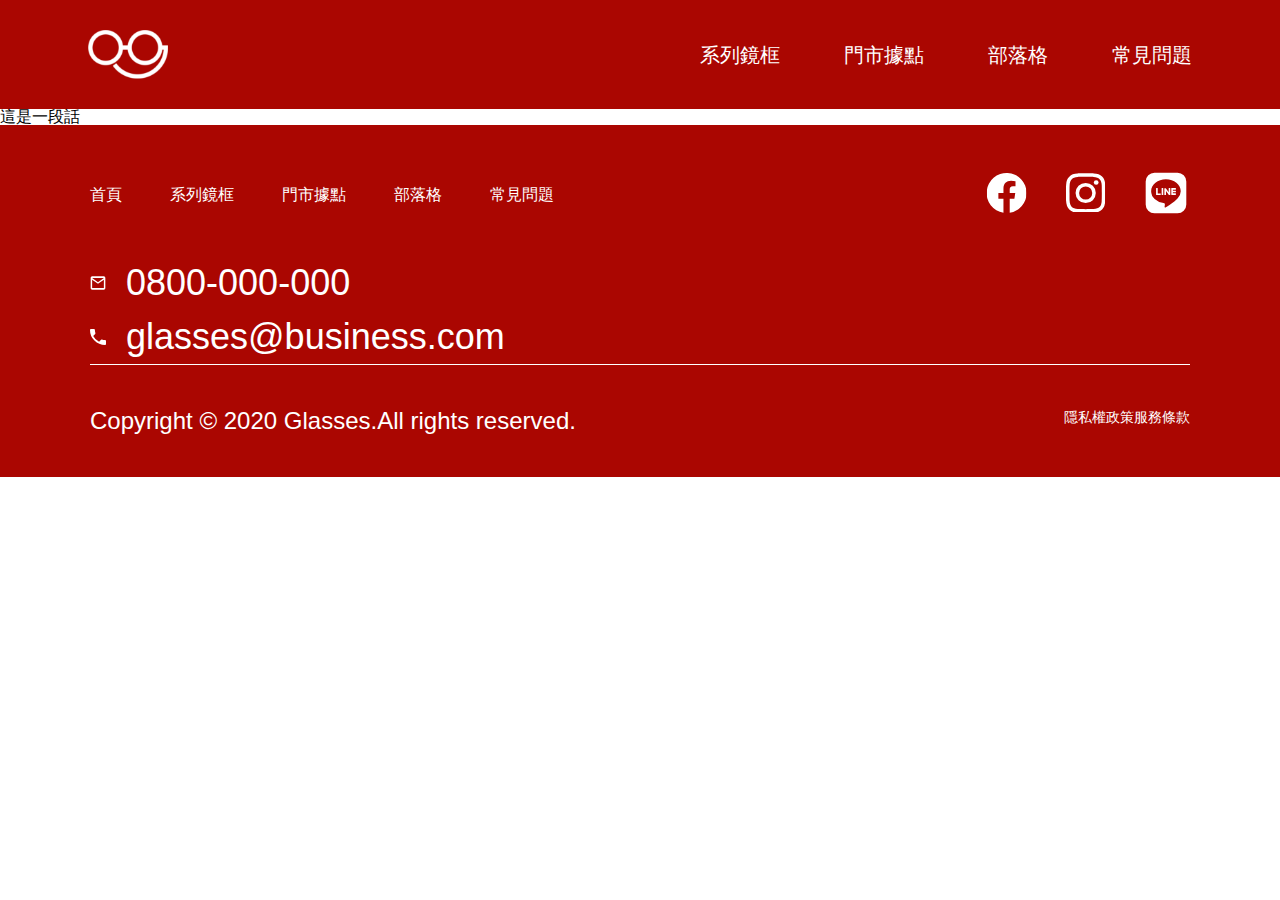
<file: index.html>
<!DOCTYPE html>
<html lang="en">

<head>
  <meta charset="UTF-8">
  <meta name="viewport" content="width=device-width, initial-scale=1.0">
  <meta http-equiv="X-UA-Compatible" content="ie=edge">
  <title>首頁</title>
  <link rel="stylesheet" href="./assets/style/all.css">

</head>

<body>
  <body>
    <div class="header">
       <div class="glassessLogo"><a href="mainpage.html">glasses</a></div>
        <ul class="menu">
           <li><a href="glasses_product_optical_page.html">系列鏡框</a></li>
           <li><a href="store_location_page.html">門市據點</a></li>
           <li><a href="blog_page.html">部落格</a></li>
           <li><a href="common_question_page.html">常見問題</a></li>
        </ul>
    </div>   
    
<h1>
  這是一段話
</h1>

<div class="box"></div>
   
   <div class="footer">
       <div class="footerLinker container">
       <ul class="footermenu">
           <li><a href="mainpage.html">首頁</a></li>
           <li><a href="glasses_product_optical_page">系列鏡框</a></li>
           <li><a href="store_location_page.html">門市據點</a></li>
           <li><a href="blog_page.html">部落格</a></li>
           <li><a href="common_question_page.html">常見問題</a></li>
       </ul>
       <ul class="footerLogo">
           <li><a href="#"><img src="./assets/images/glass-img/icon-fb.svg" alt="facebool logo"></a></li>
           <li><a href="#"><img src="./assets/images/glass-img/icon-ig.svg" alt="IG logo"></a></li>
           <li><a href="#"><img src="./assets/images/glass-img/icon-line.svg" alt="line logo"></a></li>
       </ul>
       </div>
       <ul class="contact container">
           <li>
            <img src="./assets/images/glass-img/icon-mail.svg" alt="mail icon"><h3><a href="tel:0800-000-000">0800-000-000</a></h3>
           </li>
           <li>
            <img src="./assets/images/glass-img/icon-phone.svg" alt="phone icon"><h3><a href="mailto:glasses@business.com">glasses@business.com</a></h3>
           </li>
       </ul>
       <div class="plocy_and_private_foriphone container">
               <ul>
                   <li>
                    <img src="./assets/images/glass-img/icon-mail.svg" alt="mail icon"><h3><a href="tel:0800-000-000">0800-000-000</a></h3>
                   </li>
                   <li>
                    <img src="./assets/images/glass-img/icon-phone.svg" alt="phone icon"><h3><a href="mailto:glasses@business.com">glasses@business.com</a></h3>
                   </li>
               </ul>
               <ul class="footerLogo_foriphone">
                   <li><a href="#"><img src="./assets/images/glass-img/icon-fb.svg" alt="facebool logo"></a></li>
                   <li><a href="#"><img src="./assets/images/glass-img/icon-ig.svg" alt="IG logo"></a></li>
                   <li><a href="#"><img src="./assets/images/glass-img/icon-line.svg" alt="line logo"></a></li>
               </ul>
       
       </div>
       <div class="policy_and_private container">
           <h3>Copyright © 2020 Glasses.All rights reserved.</h3>
           <div class="policy_and_private_linker">
               <a href="#">隱私權政策</a>
               <a href="#">服務條款</a>
           </div>
       </div>  
   </div> 
  
</body>
<script src="./assets/js/vendors.js"></script>
<script src="./assets/js/all.js"></script>
</html>
</file>
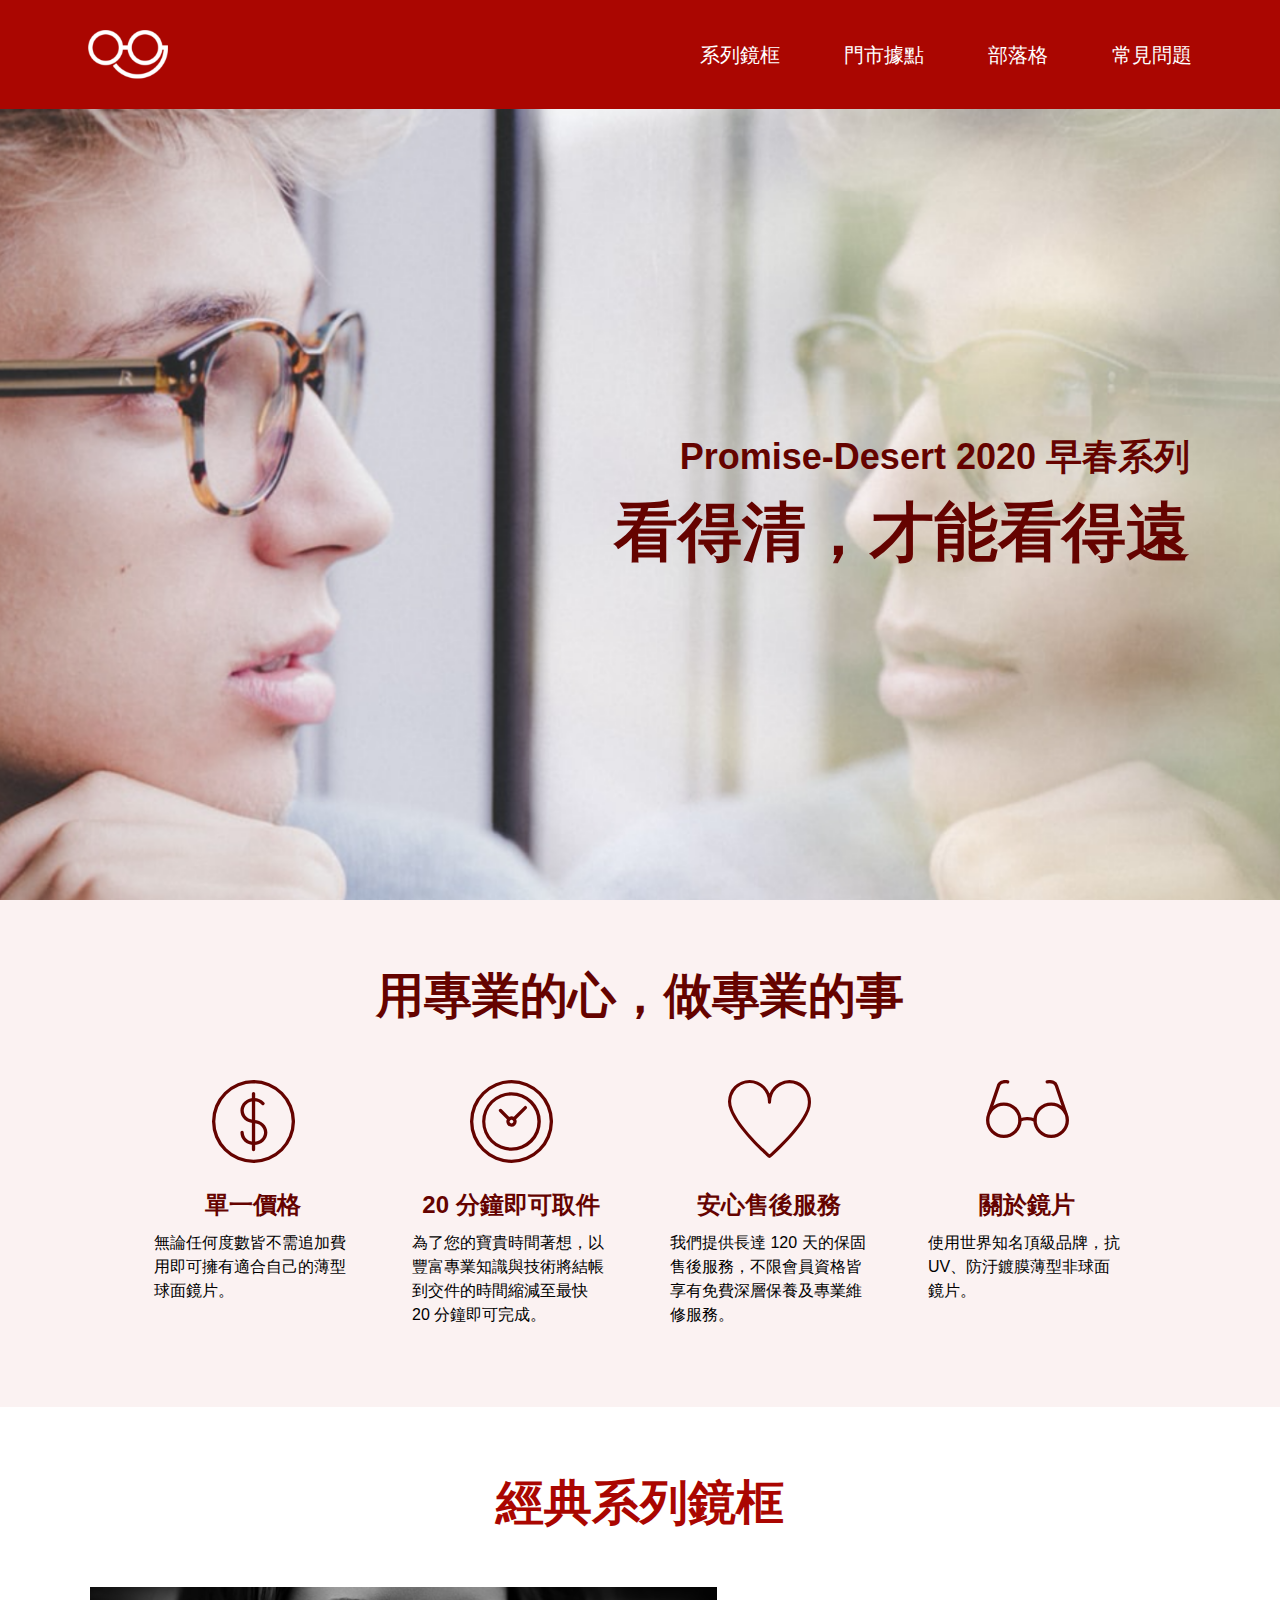
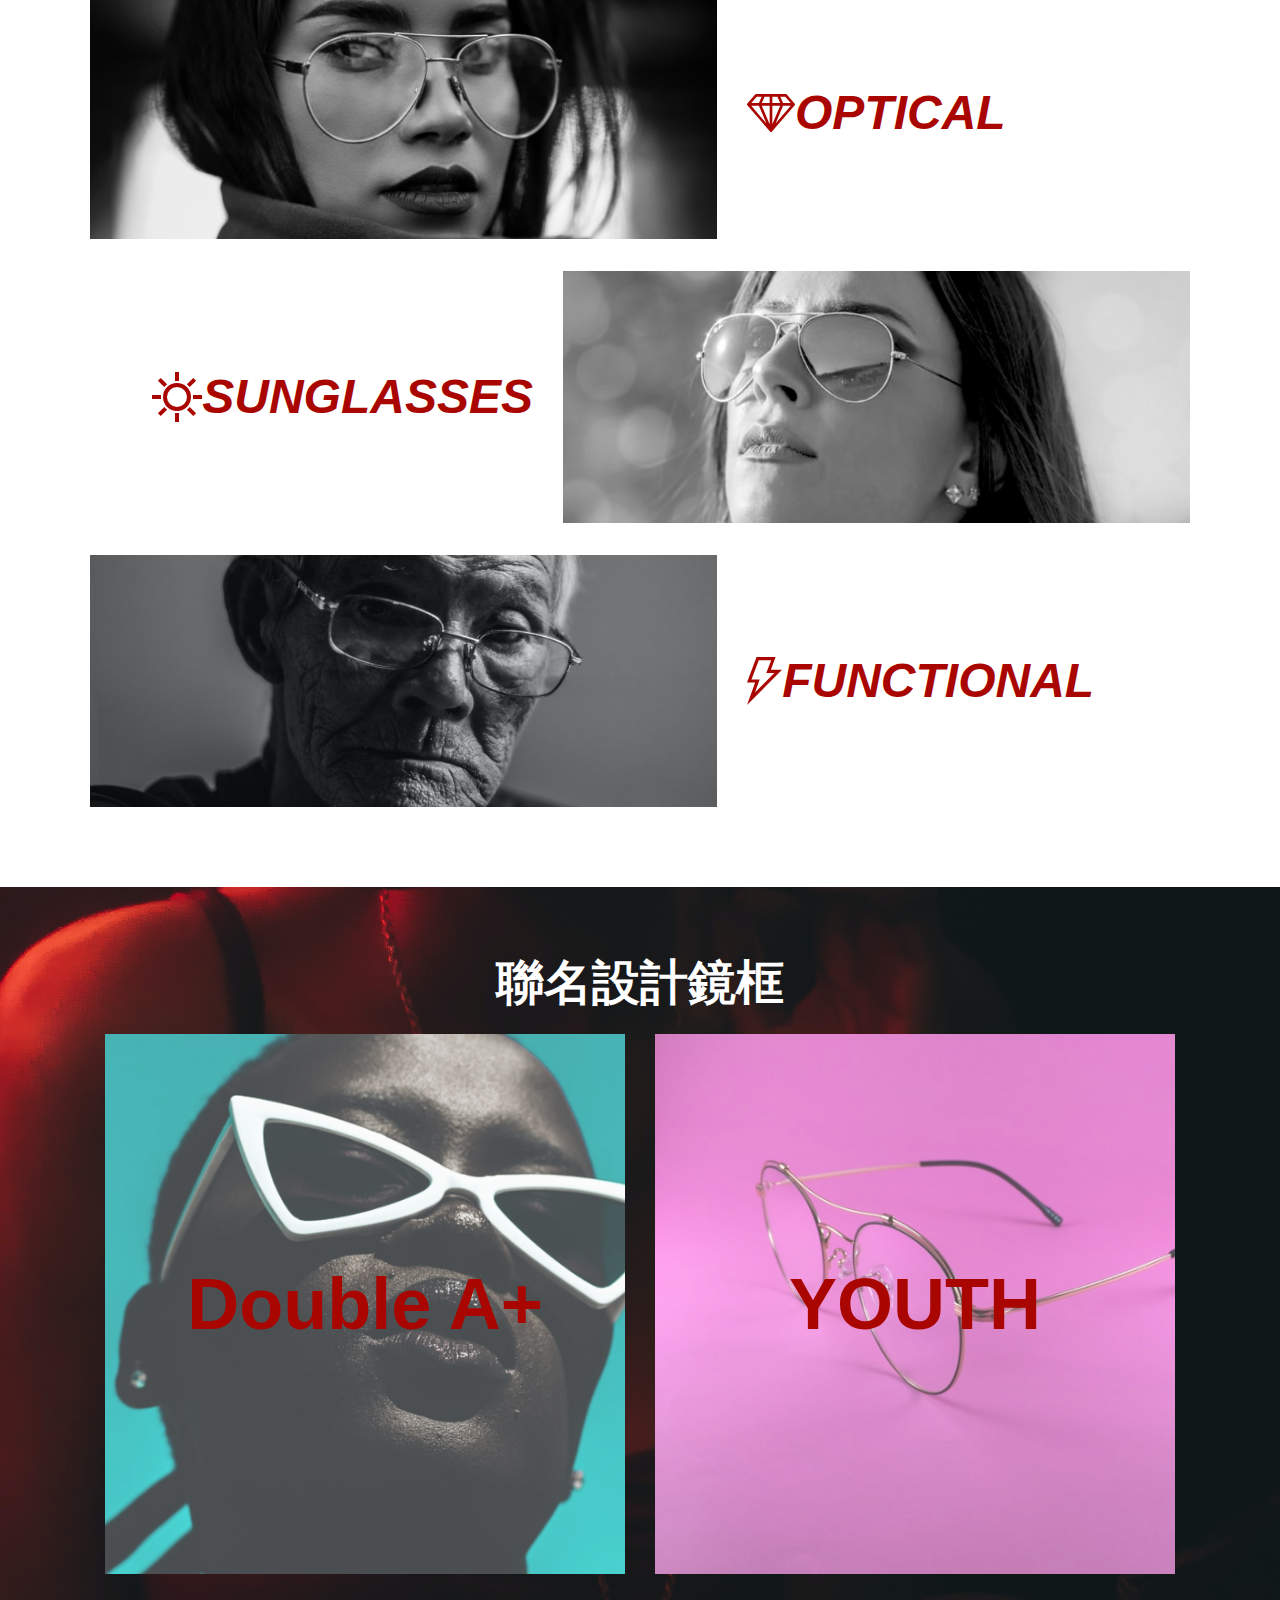
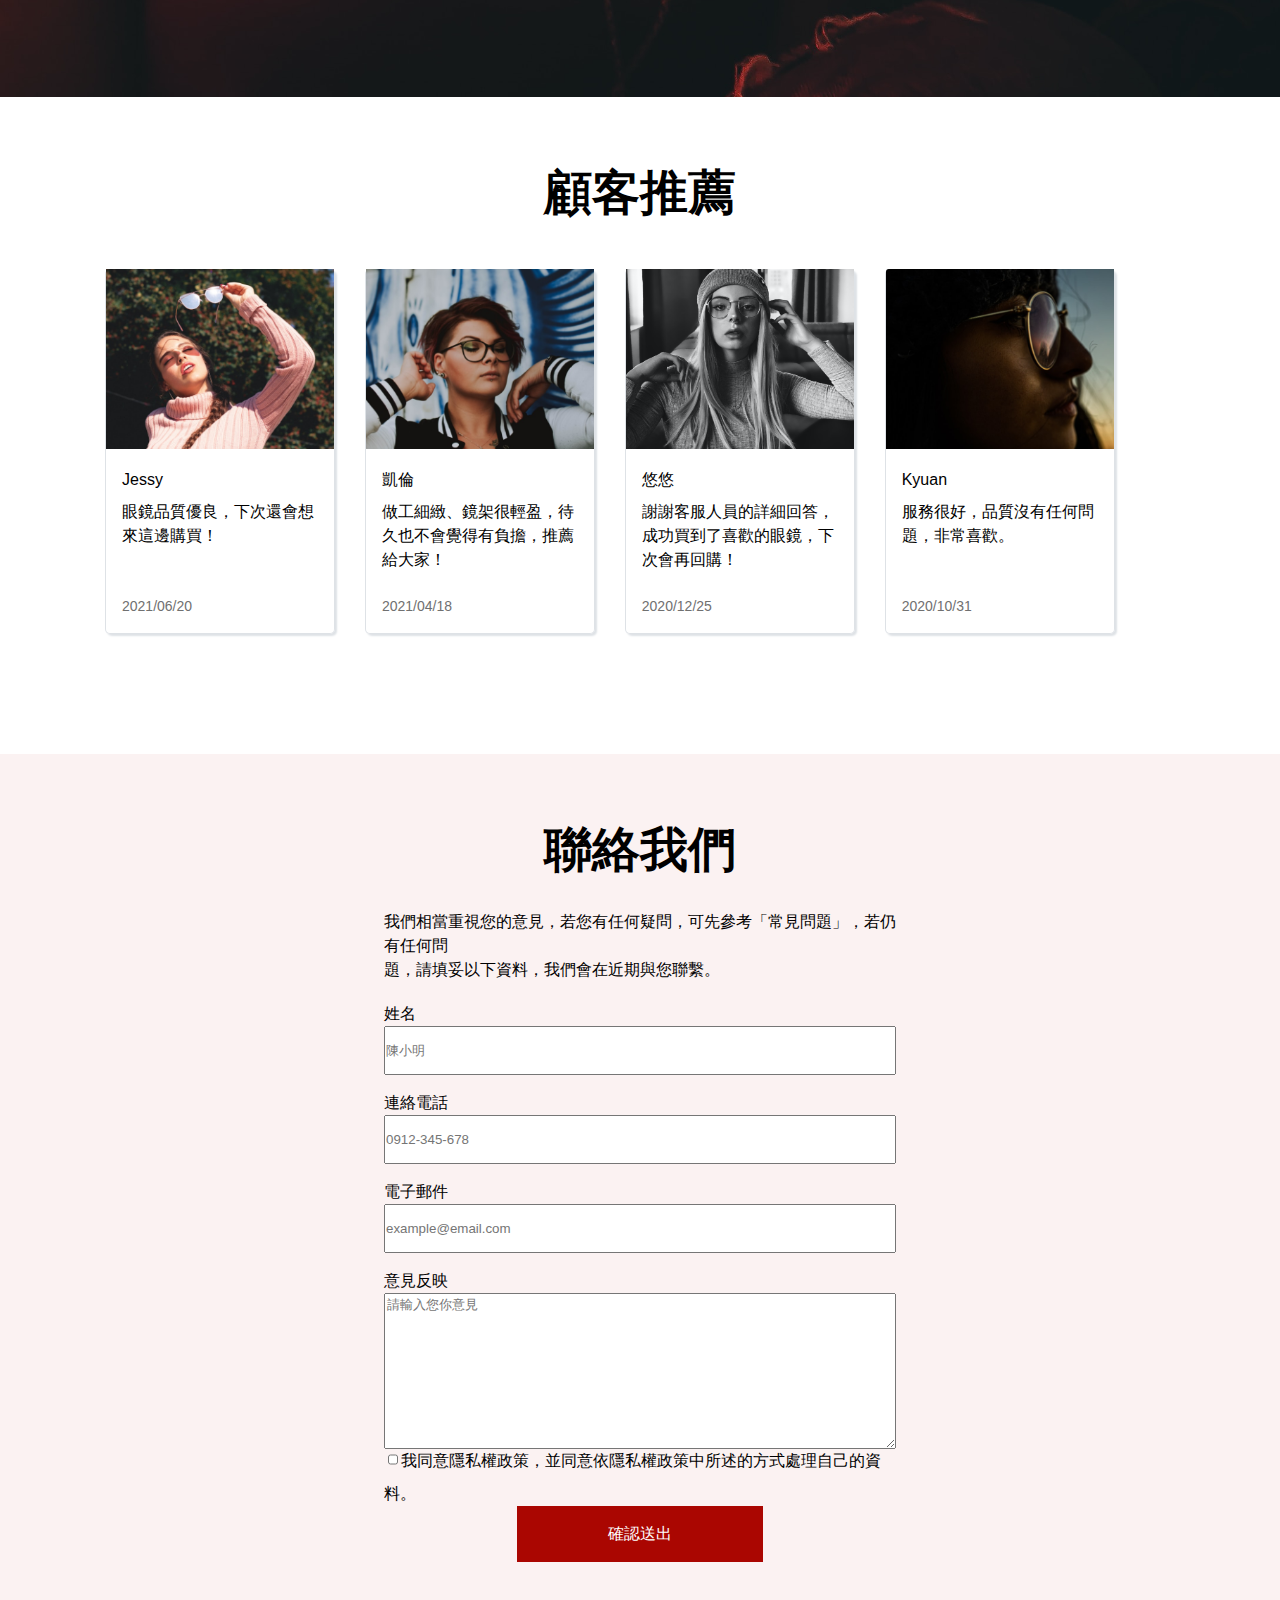
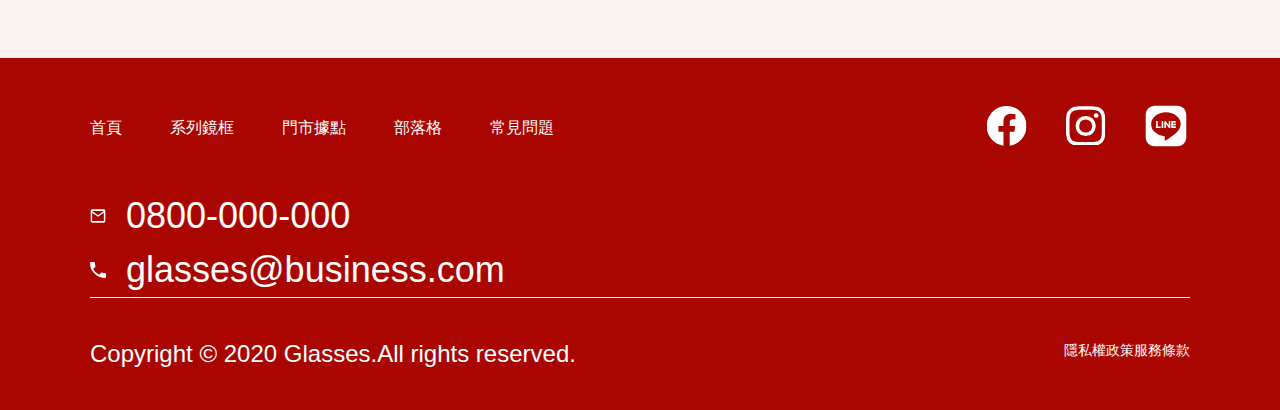
<file: mainpage.html>
<!DOCTYPE html>
<html lang="en">

<head>
  <meta charset="UTF-8">
  <meta name="viewport" content="width=device-width, initial-scale=1.0">
  <meta http-equiv="X-UA-Compatible" content="ie=edge">
  <title>mainpage</title>
  <link rel="stylesheet" href="./assets/style/all.css">

</head>

<body>
  <body>
    <div class="header">
       <div class="glassessLogo"><a href="mainpage.html">glasses</a></div>
        <ul class="menu">
           <li><a href="glasses_product_optical_page.html">系列鏡框</a></li>
           <li><a href="store_location_page.html">門市據點</a></li>
           <li><a href="blog_page.html">部落格</a></li>
           <li><a href="common_question_page.html">常見問題</a></li>
        </ul>
    </div>   
    <div class="main_page">
<div class="banner">
    <div class="banner_slogan container">
        <p>Promise-Desert 2020 早春系列</p>
        <h1>看得清，才能看得遠</h1>
    </div>
</div>
<div class="slogan">
    <h2 class = "container">用專業的心，做專業的事</h2>
    <ul class = "container">
        <li>
            <div class="icon"><img src="./assets/images/glass-img/icon-dollar.svg" alt="dollar"></div>
            <h3>單一價格</h3>
            <p>無論任何度數皆不需追加費用即可擁有適合自己的薄型球面鏡片。</p>
        </li>
        <li>
            <div class="icon"><img src="./assets/images/glass-img/icon-clock.svg" alt="clock"></div>
            <h3>20 分鐘即可取件</h3>
            <p>為了您的寶貴時間著想，以豐富專業知識與技術將結帳到交件的時間縮減至最快 20 分鐘即可完成。</p>
        </li>
        <li>
            <div class="icon"><img src="./assets/images/glass-img/icon-heart.svg" alt="heart"></div>
            <h3>安心售後服務</h3>
            <p>我們提供長達 120 天的保固售後服務，不限會員資格皆享有免費深層保養及專業維修服務。</p>
        </li>
        <li>
            <div class="icon"><img src="./assets/images/glass-img/icon-glasses.svg" alt="glasses"></div>
            <h3>關於鏡片</h3>
            <p>使用世界知名頂級品牌，抗UV、防汙鍍膜薄型非球面鏡片。</p>
        </li>
    </ul>
</div>
<div class="classStyle">
    <h2 class = "classStyle_title container">經典系列鏡框</h2>
    <ul class = "regular container">
        <li>
            <img src="./assets/images/glass-img/product-1.png" alt="product_picture">
            <div class="typ_of_product">
                <img src="./assets/images/glass-img/icon-diamond.svg" alt="diamond"> <h2>OPTICAL</h2>
            </div>
        </li>
        <li>
            <img src="./assets/images/glass-img/product-2.png" alt="product_picture">
            <div class="typ_of_product2n">
                <img src="./assets/images/glass-img/icon-sun.svg" alt="sun">  <h2>SUNGLASSES</h2>
            </div>
        </li>
        <li>
            <img src="./assets/images/glass-img/product-3.png" alt="product_picture">
            <div class="typ_of_product">
                <img src="./assets/images/glass-img/icon-thunder.svg" alt="thunder">  <h2>FUNCTIONAL</h2>
            </div>
        </li>
    </ul>
    <ul class = "classStyle_ul_foriphone container">
        <li class="picture1">
            <div class="typ_of_product">
                <img src="./assets/images/glass-img/icon-diamond.svg" alt="diamond"> <h2>OPTICAL</h2>
            </div>
        </li>
        <li class="picture2">
            <div class="typ_of_product">
                <img src="./assets/images/glass-img/icon-sun.svg" alt="sun">  <h2>SUNGLASSES</h2>
            </div>
        </li>
        <li class="picture3">
            <div class="typ_of_product">
                <img src="./assets/images/glass-img/icon-thunder.svg" alt="thunder">  <h2>FUNCTIONAL</h2>
            </div>
        </li>
    </ul>

</div>
<div class="co_branding">
    <h2 class = "container">聯名設計鏡框</h2>
    <ul class = "container">
        <li class="background1">
            <h3>Double A+</h3>
        </li>
        <li class="background2">
            <h3>YOUTH</h3>
        </li>
    </ul>
</div>
<div class="customer_recommend">
    <h2 class = "container">顧客推薦</h2>
    <ul class = "container">
        <li>
            <div class="from_goulp">
                <img src="./assets/images/glass-img/rec-1.png" alt="person_picture">
                <div class="customer_recommend_content">
                    <div class="name_and_content">
                        <p>Jessy</p>
                        <p>眼鏡品質優良，下次還會想來這邊購買！</p>
                    </div>
                    
                </div>
            </div>

            <span>2021/06/20</span>
        </li>
        <li>
            <div class="from_goulp">
                <img src="./assets/images/glass-img/rec-2.png" alt="person_picture">
                <div class="customer_recommend_content">
                    <div class="name_and_content">
                        <p>凱倫</p>
                        <p>做工細緻、鏡架很輕盈，待久也不會覺得有負擔，推薦給大家！</p>
                    </div>
                    
                </div></div>
            
            <span>2021/04/18</span>
        </li>
        <li>
            <div class="from_goulp">
                <img src="./assets/images/glass-img/rec-3.png" alt="person_picture">
                <div class="customer_recommend_content">
                    <div class="name_and_content">
                        <p>悠悠</p>
                        <p>謝謝客服人員的詳細回答，成功買到了喜歡的眼鏡，下次會再回購！</p>
                    </div>
                    
                </div>
            </div>
            
            <span>2020/12/25</span>
        </li>
        <li>
            <div class="from_goulp">
                <img src="./assets/images/glass-img/rec-4.png" alt="person_picture">
                <div class="customer_recommend_content">
                    <div class="name_and_content">
                        <p>Kyuan</p>
                        <p>服務很好，品質沒有任何問題，非常喜歡。</p>
                    </div>
                    
                </div>
            </div>
            
            <span>2020/10/31</span>
        </li>
    </ul>
</div>
<div class="contact_us">
    <div class="title_and_massage container_narrow">
        <h2>聯絡我們</h2>
        <p>我們相當重視您的意見，若您有任何疑問，可先參考「常見問題」，若仍有任何問<br>題，請填妥以下資料，我們會在近期與您聯繫。</p>
    </div>
    <form action=""class ="container_narrow">
        <label for="">姓名<input type="text" placeholder="陳小明"></label>
        <label for="">連絡電話<input type="text" placeholder="0912-345-678"></label>
        <label for="">電子郵件<input type="text" placeholder="example@email.com"></label>
        <label for="">意見反映<textarea name="reactMassage" id="idreactMassage" cols="30" rows="10" placeholder="請輸入您你意見"></textarea></label>
        <input class="input_width_fixed" type="checkbox"><label for="aggree_plicy">我同意隱私權政策，並同意依隱私權政策中所述的方式處理自己的資料。</label>
        <div class="submitButton">
            <input class="submit_button" type="submit" value="確認送出">
        </div>
        
    </form>
</div>
</div> 
   
   <div class="footer">
       <div class="footerLinker container">
       <ul class="footermenu">
           <li><a href="mainpage.html">首頁</a></li>
           <li><a href="glasses_product_optical_page">系列鏡框</a></li>
           <li><a href="store_location_page.html">門市據點</a></li>
           <li><a href="blog_page.html">部落格</a></li>
           <li><a href="common_question_page.html">常見問題</a></li>
       </ul>
       <ul class="footerLogo">
           <li><a href="#"><img src="./assets/images/glass-img/icon-fb.svg" alt="facebool logo"></a></li>
           <li><a href="#"><img src="./assets/images/glass-img/icon-ig.svg" alt="IG logo"></a></li>
           <li><a href="#"><img src="./assets/images/glass-img/icon-line.svg" alt="line logo"></a></li>
       </ul>
       </div>
       <ul class="contact container">
           <li>
            <img src="./assets/images/glass-img/icon-mail.svg" alt="mail icon"><h3><a href="tel:0800-000-000">0800-000-000</a></h3>
           </li>
           <li>
            <img src="./assets/images/glass-img/icon-phone.svg" alt="phone icon"><h3><a href="mailto:glasses@business.com">glasses@business.com</a></h3>
           </li>
       </ul>
       <div class="plocy_and_private_foriphone container">
               <ul>
                   <li>
                    <img src="./assets/images/glass-img/icon-mail.svg" alt="mail icon"><h3><a href="tel:0800-000-000">0800-000-000</a></h3>
                   </li>
                   <li>
                    <img src="./assets/images/glass-img/icon-phone.svg" alt="phone icon"><h3><a href="mailto:glasses@business.com">glasses@business.com</a></h3>
                   </li>
               </ul>
               <ul class="footerLogo_foriphone">
                   <li><a href="#"><img src="./assets/images/glass-img/icon-fb.svg" alt="facebool logo"></a></li>
                   <li><a href="#"><img src="./assets/images/glass-img/icon-ig.svg" alt="IG logo"></a></li>
                   <li><a href="#"><img src="./assets/images/glass-img/icon-line.svg" alt="line logo"></a></li>
               </ul>
       
       </div>
       <div class="policy_and_private container">
           <h3>Copyright © 2020 Glasses.All rights reserved.</h3>
           <div class="policy_and_private_linker">
               <a href="#">隱私權政策</a>
               <a href="#">服務條款</a>
           </div>
       </div>  
   </div> 
  
</body>
<script src="./assets/js/vendors.js"></script>
<script src="./assets/js/all.js"></script>
</html>
</file>
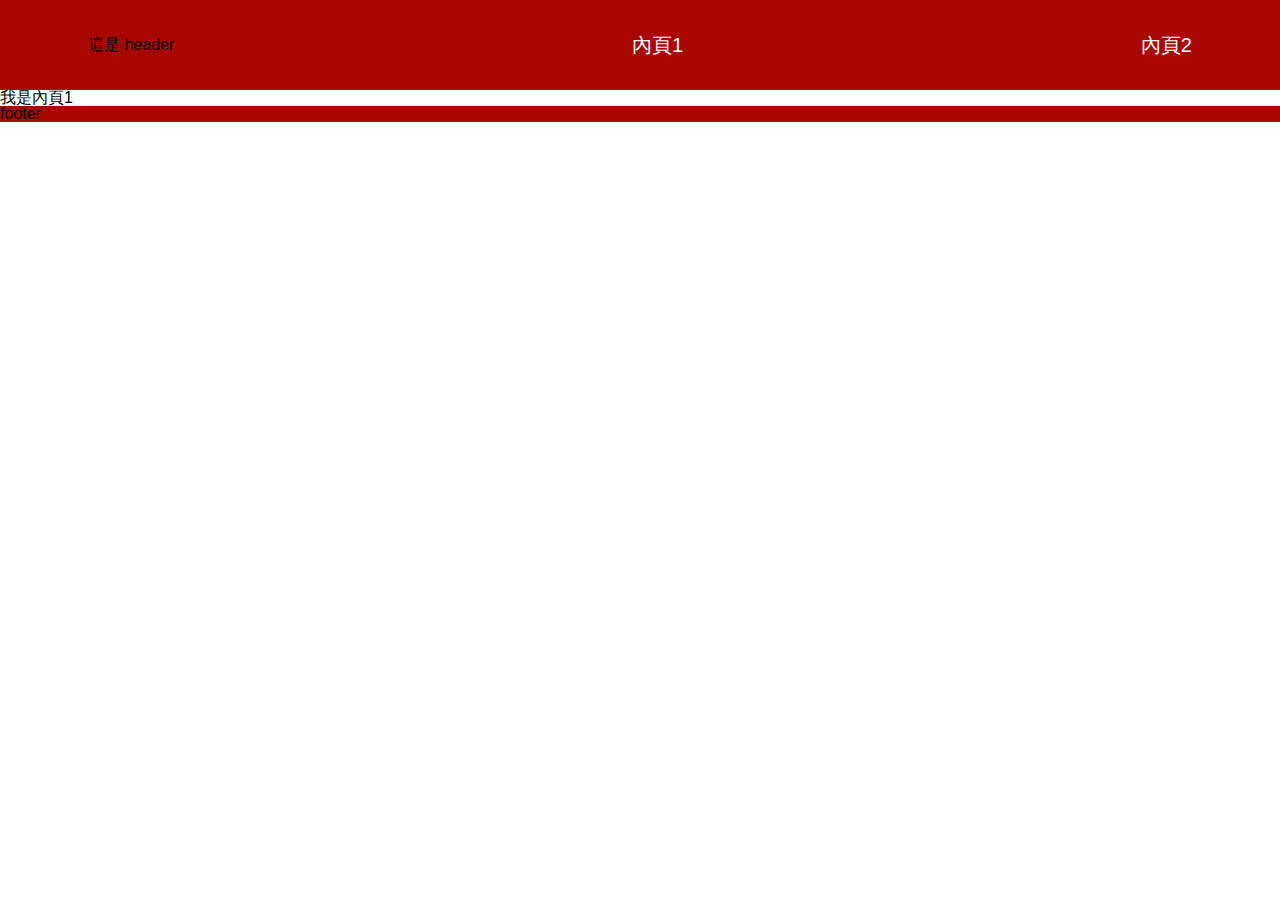
<file: 內頁1.html>
<!DOCTYPE html>
<html lang="en">

<head>
  <meta charset="UTF-8">
  <meta name="viewport" content="width=device-width, initial-scale=1.0">
  <meta http-equiv="X-UA-Compatible" content="ie=edge">
  <title>內頁1</title>
  <link rel="stylesheet" href="./assets/style/all.css">
</head>

<body>
  <header class="header">
    這是 header <a href="內頁1.html">內頁1</a><a href="page2.html">內頁2</a>

  </header>

  <h1>
    我是內頁1
  </h1>

  <footer class="footer">
    footer
  </footer>
  <script src="./assets/js/vendors.js"></script>
  <script src="./assets/js/all.js"></script>
</body>

</html>
</file>
<file: assets/style/all.css>
@charset "UTF-8";
/*websid color*/
/* http://meyerweb.com/eric/tools/css/reset/ 
   v2.0 | 20110126
   License: none (public domain)
*/
html, body, div, span, applet, object, iframe,
h1, h2, h3, h4, h5, h6, p, blockquote, pre,
a, abbr, acronym, address, big, cite, code,
del, dfn, em, img, ins, kbd, q, s, samp,
small, strike, strong, sub, sup, tt, var,
b, u, i, center,
dl, dt, dd, ol, ul, li,
fieldset, form, label, legend,
table, caption, tbody, tfoot, thead, tr, th, td,
article, aside, canvas, details, embed,
figure, figcaption, footer, header, hgroup,
menu, nav, output, ruby, section, summary,
time, mark, audio, video {
  margin: 0;
  padding: 0;
  border: 0;
  font-size: 100%;
  font: inherit;
  vertical-align: baseline; }

/* HTML5 display-role reset for older browsers */
article, aside, details, figcaption, figure,
footer, header, hgroup, menu, nav, section {
  display: block; }

body {
  line-height: 1; }

ol, ul {
  list-style: none; }

blockquote, q {
  quotes: none; }

blockquote:before, blockquote:after,
q:before, q:after {
  content: '';
  content: none; }

table {
  border-collapse: collapse;
  border-spacing: 0; }

img, video {
  width: 100%;
  height: auto; }

*, *::before, *::after {
  -webkit-box-sizing: border-box;
          box-sizing: border-box; }

body {
  font-family: 'Noto Sans TC', sans-serif; }

h2 {
  font-size: 48px;
  line-height: 1.5;
  font-weight: bolder;
  text-align: center; }
  @media (max-width: 768px) {
    h2 {
      font-size: 32px; } }
  @media (max-width: 565px) {
    h2 {
      font-size: 24px; } }

h3 {
  font-size: 24px;
  line-height: 1.5; }
  @media (max-width: 565px) {
    h3 {
      font-size: 16px;
      font-weight: bolder; } }

p {
  font-size: 16px;
  line-height: 1.5; }
  @media (max-width: 565px) {
    p {
      font-size: 14px; } }

span {
  font-size: 16px;
  line-height: 1.5; }
  @media (max-width: 565px) {
    span {
      font-size: 14px; } }

a {
  text-decoration: none;
  color: #fff;
  display: block; }
  a:hover {
    color: #0584fc; }

.container {
  width: 1100px;
  margin: 0 auto; }
  @media (max-width: 1100px) {
    .container {
      width: 950px; } }
  @media (max-width: 992px) {
    .container {
      width: 900px; } }
  @media (max-width: 768px) {
    .container {
      width: 690px; } }
  @media (max-width: 565px) {
    .container {
      width: 520px; } }

.glassessLogo {
  width: 80px;
  height: 49px;
  background: url("../images/glass-img/logo.png") no-repeat;
  text-indent: 101%;
  overflow: hidden;
  white-space: nowrap; }
  .glassessLogo a {
    width: 80px;
    height: 49px; }

.header {
  -webkit-box-align: center;
      -ms-flex-align: center;
          align-items: center;
  background: #AA0601;
  display: -webkit-box;
  display: -ms-flexbox;
  display: flex;
  -webkit-box-pack: justify;
      -ms-flex-pack: justify;
          justify-content: space-between;
  padding: 30px 88px; }
  .header a {
    font-size: 20px;
    line-height: 30px; }
  @media (max-width: 768px) {
    .header {
      padding-top: 10px;
      width: 100%;
      display: -webkit-box;
      display: -ms-flexbox;
      display: flex;
      -webkit-box-orient: vertical;
      -webkit-box-direction: normal;
          -ms-flex-direction: column;
              flex-direction: column;
      padding: 0; } }

.menu {
  display: -webkit-box;
  display: -ms-flexbox;
  display: flex;
  -webkit-box-align: center;
      -ms-flex-align: center;
          align-items: center; }
  .menu li {
    margin-left: 64px; }
  @media (max-width: 565px) {
    .menu {
      width: 100%;
      padding-top: 10px;
      -ms-flex-wrap: wrap;
          flex-wrap: wrap;
      -webkit-box-align: center;
          -ms-flex-align: center;
              align-items: center; }
      .menu li {
        margin: 0;
        border: 1px solid #fff;
        width: 50%;
        text-align: center; }
        .menu li a {
          font-size: 20px;
          line-height: 30px; } }

.footer {
  background: #AA0601; }
  .footer h3 {
    color: #fff; }

.footerLinker {
  margin: 0 auto;
  padding: 44px 0 36px 0;
  display: -webkit-box;
  display: -ms-flexbox;
  display: flex;
  -webkit-box-pack: justify;
      -ms-flex-pack: justify;
          justify-content: space-between;
  -webkit-box-align: center;
      -ms-flex-align: center;
          align-items: center; }
  @media (max-width: 565px) {
    .footerLinker {
      display: none; } }

.footermenu {
  display: -webkit-box;
  display: -ms-flexbox;
  display: flex; }
  .footermenu li {
    padding-right: 48px; }
    @media (max-width: 992px) {
      .footermenu li {
        padding-right: 32px; } }
  .footermenu a {
    font-size: 16px;
    line-height: 1.5; }

.footerLogo {
  display: -webkit-box;
  display: -ms-flexbox;
  display: flex;
  -webkit-box-pack: justify;
      -ms-flex-pack: justify;
          justify-content: space-between; }
  .footerLogo li {
    padding-left: 32px; }
    @media (max-width: 992px) {
      .footerLogo li {
        padding-left: 20px; } }

.contact {
  border-bottom: 1px solid #fff;
  margin: 0 auto; }
  .contact li {
    display: -webkit-box;
    display: -ms-flexbox;
    display: flex;
    -webkit-box-align: center;
        -ms-flex-align: center;
            align-items: center; }
  .contact a {
    font-size: 36px;
    line-height: 54px; }
  .contact img {
    width: 36px;
    height: 36px;
    padding-right: 20px; }
  @media (max-width: 565px) {
    .contact {
      display: none; } }

.policy_and_private {
  margin: 0 auto;
  display: -webkit-box;
  display: -ms-flexbox;
  display: flex;
  -webkit-box-pack: justify;
      -ms-flex-pack: justify;
          justify-content: space-between;
  padding: 38px 0; }
  @media (max-width: 565px) {
    .policy_and_private {
      -webkit-box-orient: vertical;
      -webkit-box-direction: normal;
          -ms-flex-direction: column;
              flex-direction: column;
      padding-top: 16px;
      padding-bottom: 20px; }
      .policy_and_private img {
        width: 16px;
        height: 16px;
        padding-right: 6px; }
      .policy_and_private h3 {
        font-size: 14px;
        line-height: 21px;
        font-weight: normal;
        padding-bottom: 4px; } }

.policy_and_private_linker {
  display: -webkit-box;
  display: -ms-flexbox;
  display: flex; }
  .policy_and_private_linker a {
    font-size: 14px;
    line-height: 1.5;
    margin-left: 48px; }
  @media (max-width: 565px) {
    .policy_and_private_linker {
      -webkit-box-orient: vertical;
      -webkit-box-direction: normal;
          -ms-flex-direction: column;
              flex-direction: column; } }
  .policy_and_private_linker a {
    padding: 4px 0;
    margin: 0; }

.plocy_and_private_foriphone {
  display: none; }
  @media (max-width: 565px) {
    .plocy_and_private_foriphone {
      display: -webkit-box;
      display: -ms-flexbox;
      display: flex;
      -webkit-box-pack: justify;
          -ms-flex-pack: justify;
              justify-content: space-between;
      -webkit-box-align: center;
          -ms-flex-align: center;
              align-items: center;
      font-size: 16px;
      line-height: 30px;
      border-bottom: 1px solid #fff;
      padding-bottom: 24px;
      padding-top: 25px; }
      .plocy_and_private_foriphone h3 {
        font-size: 16px;
        line-height: 24px;
        font-weight: normal; }
      .plocy_and_private_foriphone li {
        display: -webkit-box;
        display: -ms-flexbox;
        display: flex;
        -webkit-box-align: center;
            -ms-flex-align: center;
                align-items: center; }
      .plocy_and_private_foriphone img {
        width: 16px;
        height: 16px;
        margin-right: 6px; } }

@media (max-width: 565px) {
  .footerLogo_foriphone {
    display: -webkit-box;
    display: -ms-flexbox;
    display: flex;
    -webkit-box-align: center;
        -ms-flex-align: center;
            align-items: center; }
    .footerLogo_foriphone li {
      width: 24px;
      height: 24px;
      padding: 0;
      margin-left: 24px;
      display: -webkit-box;
      display: -ms-flexbox;
      display: flex; }
    .footerLogo_foriphone img {
      width: 24px;
      height: 24px; } }

.banner {
  width: 100%;
  background: url("../images/glass-img/banner.png") center center no-repeat;
  background-size: cover;
  /*min-height代表最少的高度 calc用來計算 100vh代表螢幕高 109px是header的高度*/
  min-height: calc(100vh - 109px);
  display: -webkit-box;
  display: -ms-flexbox;
  display: flex;
  -webkit-box-pack: end;
      -ms-flex-pack: end;
          justify-content: flex-end;
  -webkit-box-align: center;
      -ms-flex-align: center;
          align-items: center;
  text-align: right;
  color: #650300;
  font-weight: bolder; }
  .banner p {
    font-size: 36px;
    line-height: 1.5; }
  .banner h1 {
    font-size: 64px;
    line-height: 1.5;
    font-weight: bold; }
  @media (max-width: 992px) {
    .banner {
      background: url("../images/glass-img/banner-sm.png") center center no-repeat;
      background-size: cover; }
      .banner p {
        font-size: 20px; }
      .banner h1 {
        font-size: 48px; } }
  @media (max-width: 768px) {
    .banner p {
      font-size: 16px; }
    .banner h1 {
      font-size: 30px; } }

.slogan {
  background: #fbf2f2;
  color: #650300;
  padding-top: 60px; }
  .slogan h3 {
    padding-bottom: 8px;
    font-weight: bolder; }
  .slogan p {
    color: #000; }
  .slogan ul {
    display: -webkit-box;
    display: -ms-flexbox;
    display: flex;
    -ms-flex-wrap: wrap;
        flex-wrap: wrap;
    -webkit-box-pack: center;
        -ms-flex-pack: center;
            justify-content: center;
    padding: 48px 0 80px 0; }
  .slogan li {
    width: 18%;
    margin: 0 30px;
    display: -webkit-box;
    display: -ms-flexbox;
    display: flex;
    -webkit-box-orient: vertical;
    -webkit-box-direction: normal;
        -ms-flex-direction: column;
            flex-direction: column;
    -webkit-box-align: center;
        -ms-flex-align: center;
            align-items: center; }
  @media (max-width: 992px) {
    .slogan {
      padding: 40px 0; }
      .slogan ul {
        padding: 0; }
      .slogan li {
        width: 38%;
        margin: 40px; } }
  @media (max-width: 768px) {
    .slogan {
      padding-top: 32px; }
      .slogan ul {
        -webkit-box-orient: vertical;
        -webkit-box-direction: normal;
            -ms-flex-direction: column;
                flex-direction: column;
        -webkit-box-align: center;
            -ms-flex-align: center;
                align-items: center; } }

.icon {
  margin-bottom: 24px;
  width: 83px;
  height: 83px; }

.classStyle {
  padding-top: 60px; }
  .classStyle ul {
    padding: 48px 0; }
  .classStyle h2 {
    color: #AA0601;
    font-style: italic; }
  .classStyle .classStyle_title {
    font-style: normal; }
  .classStyle li {
    display: -webkit-box;
    display: -ms-flexbox;
    display: flex;
    width: 100%;
    margin-bottom: 32px; }
    .classStyle li img {
      width: 57%; }
    .classStyle li:nth-child(2n) {
      -webkit-box-orient: horizontal;
      -webkit-box-direction: reverse;
          -ms-flex-direction: row-reverse;
              flex-direction: row-reverse; }
  @media (max-width: 992px) {
    .classStyle {
      padding-top: 32px; }
      .classStyle li {
        margin-bottom: 8px; }
        .classStyle li:nth-child(2n) {
          -webkit-box-orient: horizontal;
          -webkit-box-direction: normal;
              -ms-flex-direction: row;
                  flex-direction: row; }
      .classStyle h2 {
        font-size: 28px; } }
  @media (max-width: 565px) {
    .classStyle {
      padding: 20px 0 40px 0; }
      .classStyle .regular {
        display: none; } }

.typ_of_product {
  display: -webkit-box;
  display: -ms-flexbox;
  display: flex;
  -webkit-box-align: center;
      -ms-flex-align: center;
          align-items: center;
  padding-left: 30px; }
  @media (max-width: 992px) {
    .typ_of_product {
      padding-left: 30px; } }

.typ_of_product2n {
  display: -webkit-box;
  display: -ms-flexbox;
  display: flex;
  -webkit-box-align: center;
      -ms-flex-align: center;
          align-items: center;
  padding-right: 30px; }
  @media (max-width: 992px) {
    .typ_of_product2n {
      padding-left: 30px; } }

.classStyle_ul_foriphone {
  display: none; }
  @media (max-width: 565px) {
    .classStyle_ul_foriphone {
      display: -webkit-box;
      display: -ms-flexbox;
      display: flex;
      -webkit-box-orient: vertical;
      -webkit-box-direction: normal;
          -ms-flex-direction: column;
              flex-direction: column;
      -webkit-box-pack: center;
          -ms-flex-pack: center;
              justify-content: center; }
      .classStyle_ul_foriphone li {
        height: 50vh;
        display: -webkit-box;
        display: -ms-flexbox;
        display: flex;
        -webkit-box-pack: center;
            -ms-flex-pack: center;
                justify-content: center; } }
  .classStyle_ul_foriphone .picture1 {
    background: url("../images/glass-img/product-1.png") center center no-repeat;
    background-size: cover; }
  .classStyle_ul_foriphone .picture2 {
    background: url("../images/glass-img/product-2.png");
    background-size: cover; }
  .classStyle_ul_foriphone .picture3 {
    background: url("../images/glass-img/product-3.png");
    background-size: cover; }

.co_branding {
  width: 100%;
  background: url("../images/glass-img/bg.png") center center;
  min-height: 90vh; }
  .co_branding h2 {
    color: #fff;
    padding-top: 60px; }
  .co_branding h3 {
    font-size: 72px;
    line-height: 108px;
    font-weight: bolder;
    color: #AA0601;
    z-index: 2; }
  .co_branding ul {
    display: -webkit-box;
    display: -ms-flexbox;
    display: flex;
    margin-bottom: 80px; }
    .co_branding ul li {
      width: 60%;
      min-height: 60vh;
      margin: 15px;
      display: -webkit-box;
      display: -ms-flexbox;
      display: flex;
      -webkit-box-pack: center;
          -ms-flex-pack: center;
              justify-content: center;
      -webkit-box-align: center;
          -ms-flex-align: center;
              align-items: center; }
    .co_branding ul .background1 {
      background: url("../images/glass-img/product-8.png");
      background-size: cover;
      position: relative;
      z-index: 0; }
    .co_branding ul .background2 {
      background: url("../images/glass-img/product-9.png");
      background-size: cover;
      position: relative;
      z-index: 0; }
  @media (max-width: 992px) {
    .co_branding {
      min-height: 100vh; }
      .co_branding h3 {
        font-size: 32px;
        line-height: 48px; }
      .co_branding h2 {
        padding-top: 32px; }
      .co_branding ul {
        display: -webkit-box;
        display: -ms-flexbox;
        display: flex;
        -webkit-box-orient: vertical;
        -webkit-box-direction: normal;
            -ms-flex-direction: column;
                flex-direction: column;
        -webkit-box-align: center;
            -ms-flex-align: center;
                align-items: center;
        bottom: 0 auto; }
        .co_branding ul li {
          margin: 8px;
          width: 80%; } }

/*圖片蓋上一層透明白色*/
.co_branding ul .background1::before, .co_branding ul .background2::before {
  content: '';
  background: rgba(255, 255, 255, 0.28);
  position: absolute;
  width: 100%;
  min-height: 60vh;
  top: 0;
  left: 0;
  z-index: 1; }

.customer_recommend {
  padding-top: 60px; }
  .customer_recommend ul {
    display: -webkit-box;
    display: -ms-flexbox;
    display: flex;
    -ms-flex-wrap: wrap;
        flex-wrap: wrap;
    padding-bottom: 80px; }
    .customer_recommend ul li {
      width: 20.9%;
      margin: 40px 15px;
      border-left: 1px solid #DEE2E6;
      border-bottom: 1px solid #DEE2E6;
      border-right: 1px solid #DEE2E6;
      -webkit-box-shadow: 2px 2px 2px #DEE2E6;
              box-shadow: 2px 2px 2px #DEE2E6;
      border-radius: 5px;
      display: -webkit-box;
      display: -ms-flexbox;
      display: flex;
      -webkit-box-orient: vertical;
      -webkit-box-direction: normal;
          -ms-flex-direction: column;
              flex-direction: column;
      -webkit-box-pack: justify;
          -ms-flex-pack: justify;
              justify-content: space-between; }
      .customer_recommend ul li span {
        font-size: 14px;
        line-height: 1.5;
        color: #707070;
        padding-left: 16px;
        padding-bottom: 16px; }
  @media (max-width: 768px) {
    .customer_recommend ul li {
      width: 45%; } }
  @media (max-width: 565px) {
    .customer_recommend ul {
      display: -webkit-box;
      display: -ms-flexbox;
      display: flex;
      -webkit-box-orient: vertical;
      -webkit-box-direction: normal;
          -ms-flex-direction: column;
              flex-direction: column;
      -webkit-box-align: center;
          -ms-flex-align: center;
              align-items: center;
      padding-bottom: 16px; }
      .customer_recommend ul li {
        width: 80%; } }

.customer_recommend_content {
  padding: 16px 16px; }
  .customer_recommend_content p {
    padding-bottom: 8px; }

.contact_us {
  background: #fbf2f2;
  padding: 60px 0 80px 0; }
  .contact_us P {
    padding: 24px 0 20px 0;
    font: 20px; }
  .contact_us label {
    font-size: 16px;
    line-height: 1.5; }
  .contact_us input {
    width: 100%;
    padding: 15px 0;
    margin-bottom: 16px; }
  .contact_us .submit_button {
    background: #AA0601;
    color: #fff;
    font-size: 16px;
    line-height: 24px;
    width: 48%;
    border: none;
    display: block;
    padding: 16px 0; }
    .contact_us .submit_button:hover {
      color: #0584fc; }
  .contact_us textarea {
    display: block;
    width: 100%; }
  .contact_us .submitButton {
    display: -webkit-box;
    display: -ms-flexbox;
    display: flex;
    -webkit-box-align: center;
        -ms-flex-align: center;
            align-items: center;
    -webkit-box-pack: center;
        -ms-flex-pack: center;
            justify-content: center; }
  @media (max-width: 768px) {
    .contact_us {
      padding: 40px 0 50px 0; }
      .contact_us label {
        font-size: 14px; }
      .contact_us textarea {
        font-size: 14px;
        line-height: 20px; }
      .contact_us .submitButton {
        font-size: 14px;
        line-height: 20px;
        margin-top: 20px; } }

.container_narrow {
  width: 40%;
  margin: 0 auto; }
  @media (max-width: 768px) {
    .container_narrow {
      width: 60%; } }
  @media (max-width: 565px) {
    .container_narrow {
      width: 80%; } }

.contact_us input.input_width_fixed {
  width: 10px; }
  @media (max-width: 768px) {
    .contact_us input.input_width_fixed {
      font-size: 14px;
      line-height: 20px; } }

/*# sourceMappingURL=all.css.map */
</file>
